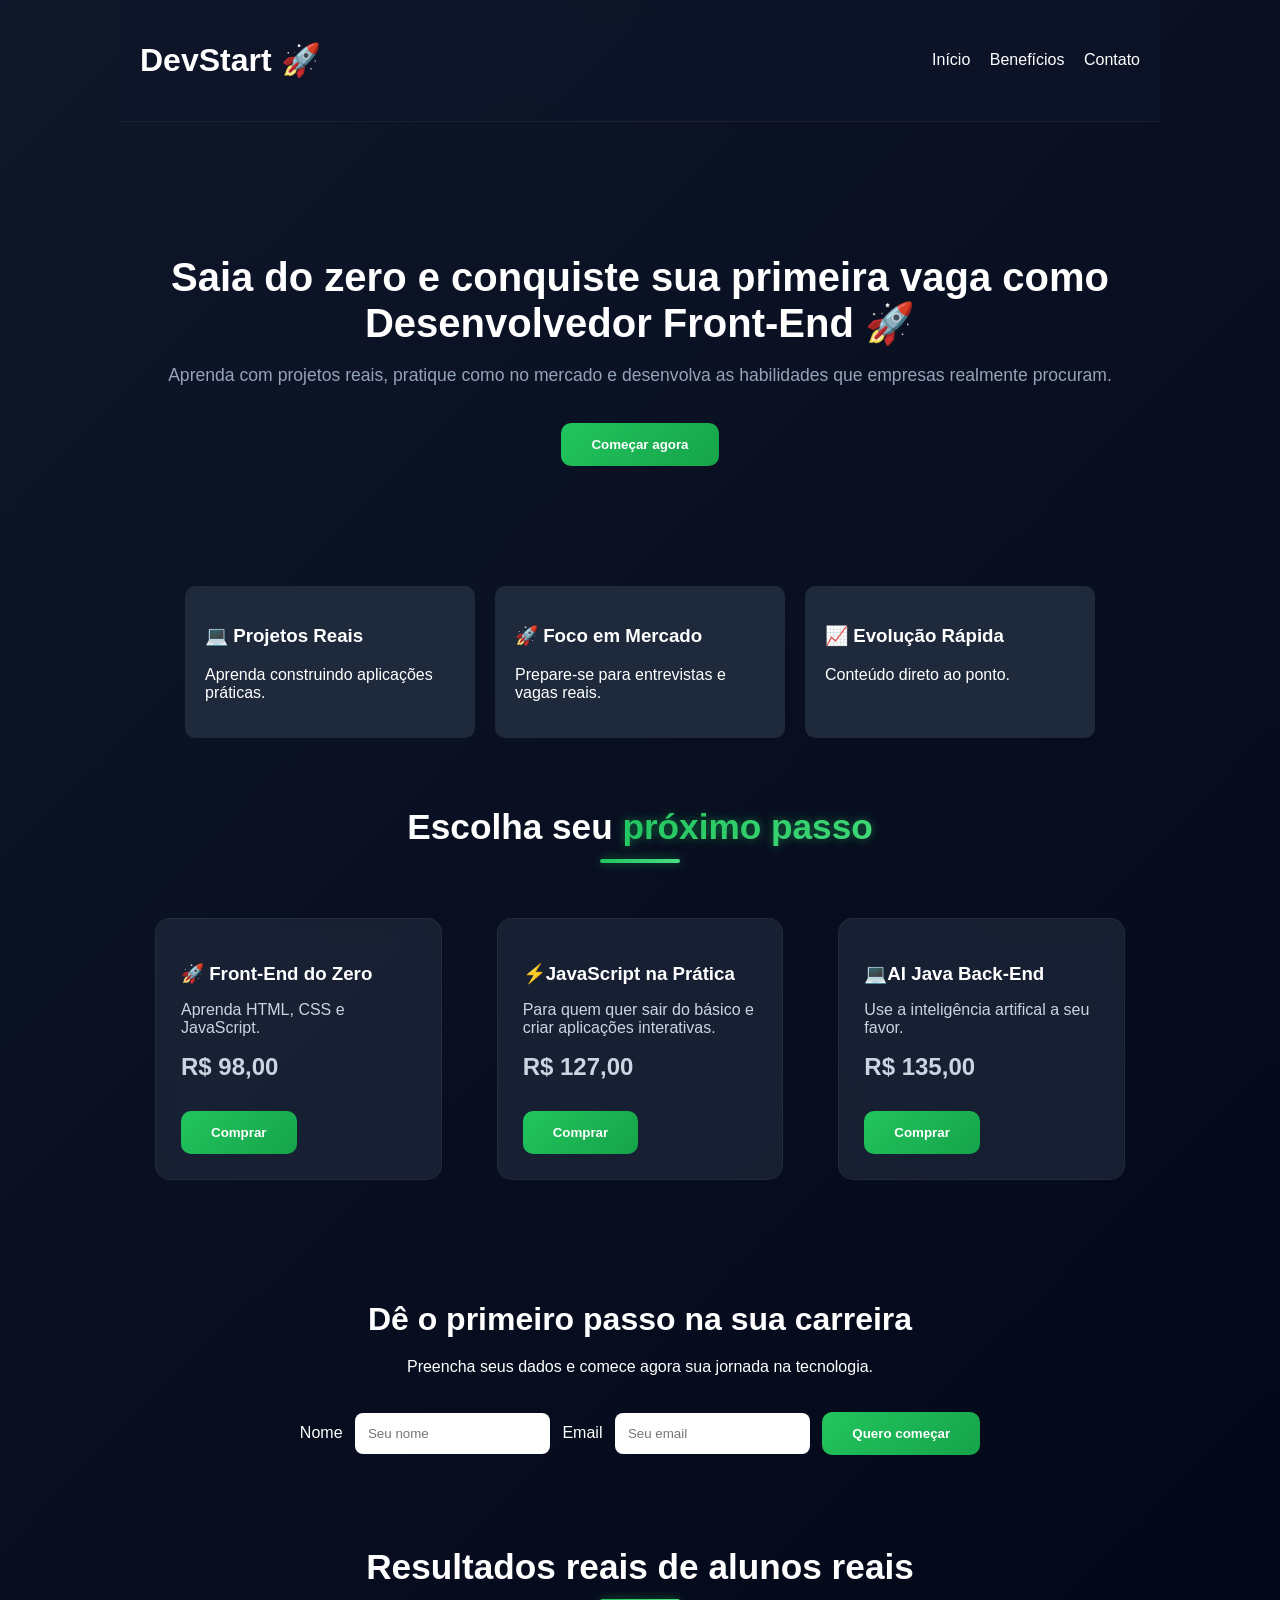
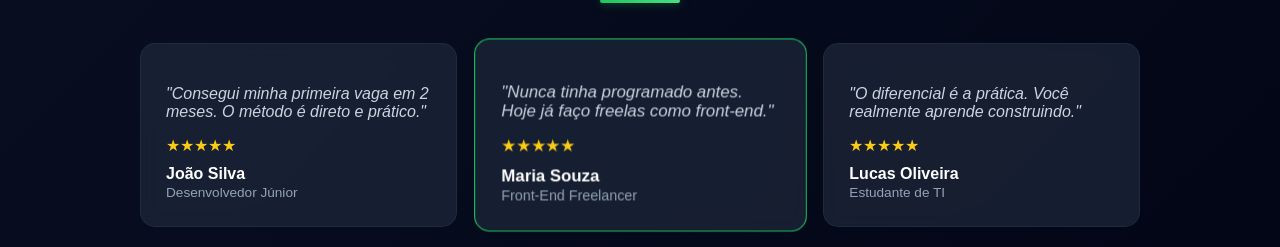
<file: index.html>
<!DOCTYPE html>
<html lang="pt-BR">
<head>
  <meta charset="UTF-8">
  <meta name="viewport" content="width=device-width, initial-scale=1.0">
  <title>DevStart</title>
  <meta name="description" content="Plataforma DevStart para aprender Front-End e conquistar sua primeira vaga em tecnologia.">

  <link rel="stylesheet" href="style.css">
</head>

<body>

<header class="container header">
  <h1>DevStart 🚀</h1>

  <nav>
    <a href=" ">Início</a>
    <a href="beneficios.html">Benefícios</a>
    <a href="contatos.html">Contato</a>
  </nav>
</header>

<main>

  <section class="hero container">
    <h2>Saia do zero e conquiste sua primeira vaga como Desenvolvedor Front-End 🚀</h2>
    <p>Aprenda com projetos reais, pratique como no mercado
       e desenvolva as habilidades que empresas realmente procuram.</p>

    <button class="btn">Começar agora</button>
  </section>

  <section class="benefits container">

    <div class="card">
      <h3>💻 Projetos Reais</h3>
      <p>Aprenda construindo aplicações práticas.</p>
    </div>

    <div class="card">
      <h3>🚀 Foco em Mercado</h3>
      <p>Prepare-se para entrevistas e vagas reais.</p>
    </div>

    <div class="card">
      <h3>📈 Evolução Rápida</h3>
      <p>Conteúdo direto ao ponto.</p>
    </div>
  </section>

  <section class="courses container">

    <h2 class="section-title">
      Escolha seu<span> próximo passo</span>
    </h2>

    <div class="courses-grid">

      <div class="course-card">
        <h3>🚀 Front-End do Zero</h3>
        <p>Aprenda HTML, CSS e JavaScript.</p>
        <p class="price">R$ 98,00</p>
        <button class=" btn buy-btn" data-curso="Front-End">Comprar</button>
      </div>

      <div class="course-card">
        <h3> ⚡JavaScript na Prática </h3>
        <p>Para quem quer sair do básico e criar aplicações interativas.</p>
        <p class="price">R$ 127,00</p>
        <button class="btn buy-btn" data-curso="JavaScript">Comprar</button>
      </div>

       <div class="course-card">
        <h3> 💻AI Java Back-End </h3>
        <p>Use a inteligência artifical a seu favor.</p>
        <p class="price">R$ 135,00 </p>
        <button class="btn buy-btn" data-curso="Back-End">Comprar</button>
      </div>

    </div>

  </section>

  <section class="form-section container" id="formSection">
    <h2>Dê o primeiro passo na sua carreira</h2>
    <p>Preencha seus dados e comece agora sua jornada na tecnologia.</p>

    <form id="form">

      <label for="nome">Nome</label>
      <input type="text" id="nome" placeholder="Seu nome">

      <label for="email">Email</label>
      <input type="email" id="email" placeholder="Seu email">

      <button class="btn" type="submit">Quero começar</button>

    </form>

    <p id="feedback"></p>
  </section>

  <section class="testimonials container">
  <h2 class="section-title">
    Resultados reais de alunos reais
  </h2>

  <div class="testimonials-grid">

    <div class="testimonial-card">
      <p>"Consegui minha primeira vaga em 2 meses. O método é direto e prático."</p>
      <div class="stars">★★★★★</div>
      <div class="user">
        <strong>João Silva</strong>
        <span>Desenvolvedor Júnior</span>
      </div>
    </div>

    <div class="testimonial-card destaque">
      <p>"Nunca tinha programado antes. Hoje já faço freelas como front-end."</p>
      <div class="stars">★★★★★</div>
      <div class="user">
        <strong>Maria Souza</strong>
        <span>Front-End Freelancer</span>
      </div>
    </div>

    <div class="testimonial-card">
      <p>"O diferencial é a prática. Você realmente aprende construindo."</p>
      <div class="stars">★★★★★</div>
      <div class="user">
        <strong>Lucas Oliveira</strong>
        <span>Estudante de TI</span>
      </div>
    </div>

  </div>
</section>

</main>

<div id="modal" class="modal">
  <div class="modal-content">

    <span id="closeModal">&times;</span>

    <h2>Confirmar compra</h2>
    <p id="modalText"></p>

    <!-- 🔥 NOVO -->
    <p id="modalFeedback"></p>

    <div class="modal-actions">
      <button class="btn" id="confirmBtn">Confirmar</button>
      <button class="btn" id="cancelBtn">Cancelar</button>
    </div>

  </div>
</div>
<script src="script.js"></script>

</body>
</html>
</file>
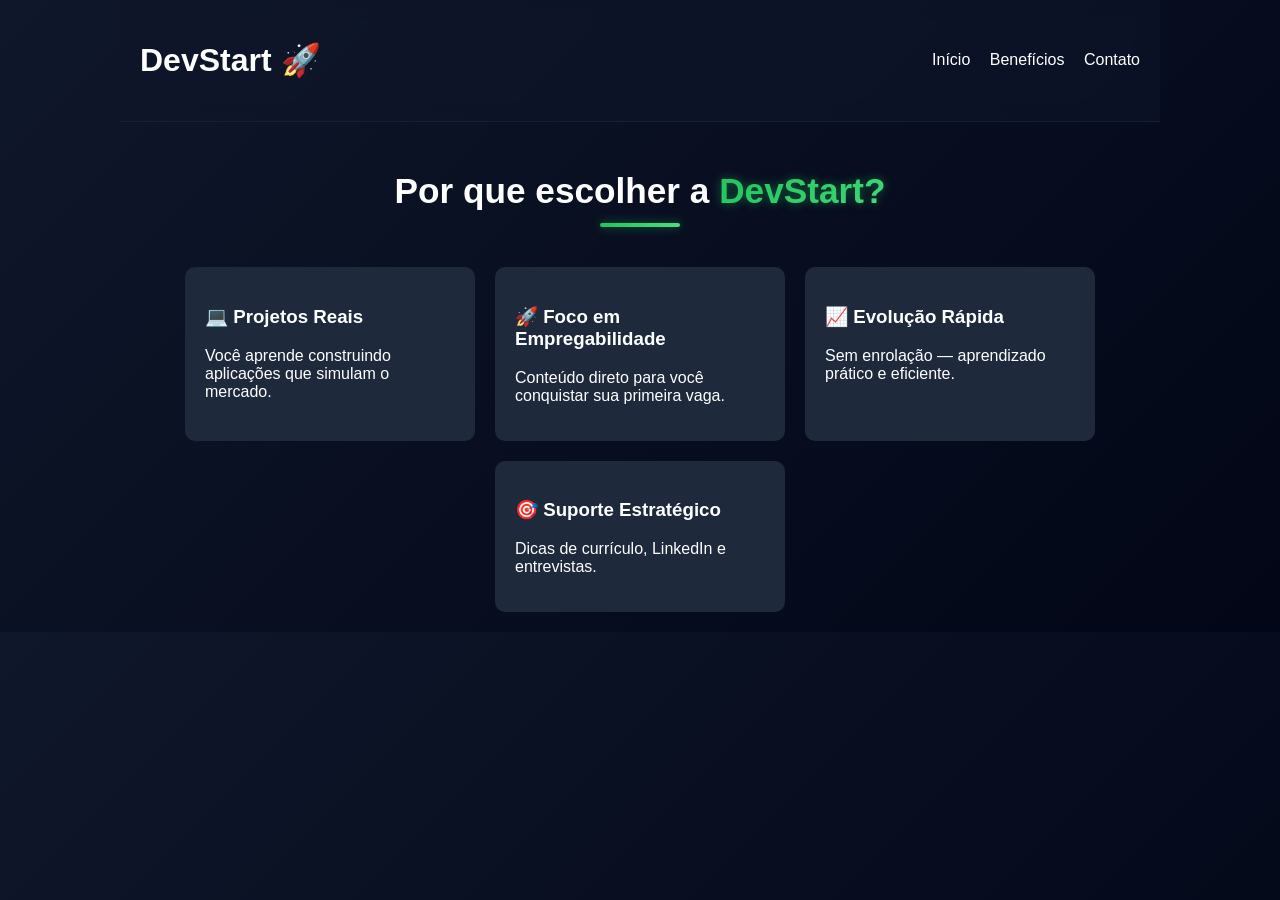
<file: beneficios.html>
<!DOCTYPE html>
<html lang="pt-BR">
<head>
  <meta charset="UTF-8">
  <meta name="viewport" content="width=device-width, initial-scale=1.0">
  <title>Benefícios - DevStart</title>
  <meta name="description" content="Plataforma DevStart para aprender Front-End e conquistar sua primeira vaga em tecnologia.">
  <link rel="stylesheet" href="style.css">
</head>

<body>

<header class="container header">
  <h1>DevStart 🚀</h1>

  <nav>
    <a href="index.html">Início</a>
    <a href=" ">Benefícios</a>
    <a href="contatos.html">Contato</a>
  </nav>
</header>

<main class="container">

  <h2 class="section-title">Por que escolher a <span>DevStart?</span></h2>

  <div class="benefits">

    <div class="card">
      <h3>💻 Projetos Reais</h3>
      <p>Você aprende construindo aplicações que simulam o mercado.</p>
    </div>

    <div class="card">
      <h3>🚀 Foco em Empregabilidade</h3>
      <p>Conteúdo direto para você conquistar sua primeira vaga.</p>
    </div>

    <div class="card">
      <h3>📈 Evolução Rápida</h3>
      <p>Sem enrolação — aprendizado prático e eficiente.</p>
    </div>

    <div class="card">
      <h3>🎯 Suporte Estratégico</h3>
      <p>Dicas de currículo, LinkedIn e entrevistas.</p>
    </div>

  </div>

</main>

</body>
</html>
</file>
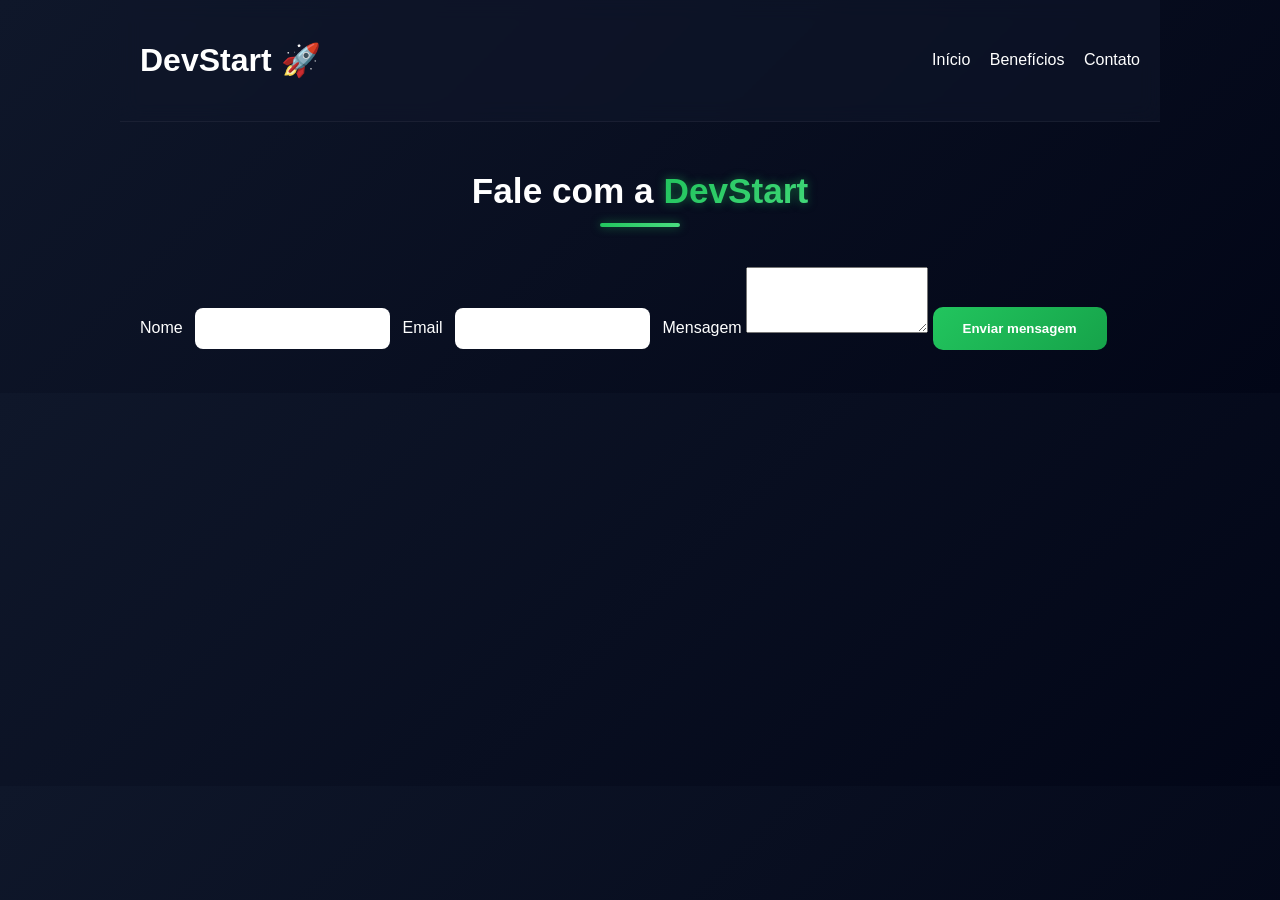
<file: contatos.html>
<!DOCTYPE html>
<html lang="pt-BR">
<head>
  <meta charset="UTF-8">
  <meta name="viewport" content="width=device-width, initial-scale=1.0">
  <title>Contato - DevStart</title>
  <meta name="description" content="Plataforma DevStart para aprender Front-End e conquistar sua primeira vaga em tecnologia.">
  <link rel="stylesheet" href="style.css">
</head>

<body>

<header class="container header">
  <h1>DevStart 🚀</h1>

  <nav>
    <a href="index.html">Início</a>
    <a href="beneficios.html">Benefícios</a>
    <a href=" ">Contato</a>
  </nav>
</header>

<main class="container">

  <h2 class="section-title">Fale com a <span>DevStart</span></h2>

  <form id="contactForm">

    <label for="nome">Nome</label>
    <input type="text" id="nome">

    <label for="email">Email</label>
    <input type="email" id="email">

    <label for="mensagem">Mensagem</label>
    <textarea id="mensagem" rows="4"></textarea>

    <button class="btn" type="submit">Enviar mensagem</button>

  </form>

  <p id="contactFeedback"></p>

</main>

</body>
</html>
</file>
<file: style.css>
body {
  margin: 0;
  font-family: 'Segoe UI', sans-serif;
  background: linear-gradient(135deg, #0f172a, #020617);
  color: white;
}

.container {
  max-width: 1000px;
  margin: auto;
  padding: 20px;
}

/* HEADER */
.header {
  display: flex;
  justify-content: space-between;
  align-items: center;
  backdrop-filter: blur(10px);
  background: rgba(15, 23, 42, 0.6);
  border-bottom: 1px solid rgba(255,255,255,0.05);
}

nav a {
  margin-left: 15px;
  text-decoration: none;
  color: white;
  position: relative;
}

nav a::after {
  content: "";
  position: absolute;
  width: 0%;
  height: 2px;
  bottom: -3px;
  left: 0;
  background: #22c55e;
  transition: 0.3s;
}
nav a.active {
  color: #22c55e;
}

nav a.active::after {
  width: 100%;
}
nav a:hover::after {
  width: 100%;
}

/* HERO */
.hero {
  text-align: center;
  padding: 100px 20px;
}

.hero h2 {
  font-size: 2.5rem;
  margin-bottom: 15px;
}

.hero p {
  color: #94a3b8;
  font-size: 1.1rem;
}

/* BOTÕES */
.btn {
  background: linear-gradient(135deg, #22c55e, #16a34a);
  border: none;
  padding: 14px 30px;
  border-radius: 10px;
  color: white;
  cursor: pointer;
  margin-top: 20px;
  font-weight: bold;
  transition: all 0.3s;
}

.btn:hover {
  transform: scale(1.05);
  box-shadow: 0 0 20px rgba(34,197,94,0.5);
}

.btn:active {
  transform: scale(0.97);
}

/* BENEFÍCIOS */
.benefits {
  display: flex;
  gap: 20px;
  justify-content: center;
  flex-wrap: wrap;
}

.card {
  background: #1e293b;
  padding: 20px;
  border-radius: 10px;
  width: 250px;
}

/* CURSOS */
.courses-grid {
  display: grid;
  grid-template-columns: repeat(3, 1fr);
  gap: 25px;
  margin-top: 20px;
}

.course-card {
  background: rgba(30, 41, 59, 0.7);
  backdrop-filter: blur(10px);
  padding: 25px;
  margin: 15px;
  border-radius: 15px;
  max-width: 280px;
  transition: all 0.3s;
  border: 1px solid rgba(255,255,255,0.05);
  animation: fadeUp 0.6s ease;
  cursor: pointer;
}

.course-card:hover {
  transform: translateY(-8px) scale(1.02);
  box-shadow: 0 20px 40px rgba(0,0,0,0.4);
}

.course-card h3 {
  margin-bottom: 10px;
}

.course-card p {
  color: #cbd5e1;
}

.price {
  font-size: 1.5rem;
  color: #22c55e;
  font-weight: bold;
  margin: 10px 0;
}

/* TÍTULOS */
h2 {
  font-size: 2rem;
  margin-bottom: 20px;
}

.section-title {
  text-align: center;
  font-size: 2.2rem;
  margin-bottom: 40px;
  font-weight: bold;
  animation: fadeUp 0.8s ease;
}

.section-title span {
  background: linear-gradient(135deg, #22c55e, #4ade80);
  -webkit-background-clip: text;
  -webkit-text-fill-color: transparent;
  text-shadow: 0 0 10px rgba(34,197,94,0.5);
}

.section-title::after {
  content: "";
  display: block;
  width: 80px;
  height: 4px;
  margin: 12px auto 0;
  background: linear-gradient(90deg, #22c55e, #4ade80);
  border-radius: 2px;
  box-shadow: 0 0 10px rgba(34,197,94,0.5);
}

/* FORM */
.form-section {
  text-align: center;
  margin-top: 40px;
}

input {
  padding: 12px;
  margin: 8px;
  border-radius: 8px;
  border: 1px solid transparent;
  outline: none;
}

input:focus {
  border: 1px solid #22c55e;
}

#feedback {
  margin-top: 10px;
  font-weight: bold;
}

/* TESTIMONIALS */
.testimonials-grid {
  display: grid;
  grid-template-columns: repeat(3, 1fr);
  gap: 25px;
  margin-top: 30px;
}

.testimonial-card {
  background: rgba(30, 41, 59, 0.7);
  backdrop-filter: blur(10px);
  padding: 25px;
  border-radius: 15px;
  border: 1px solid rgba(255,255,255,0.05);
  transition: all 0.3s;
  position: relative;
}

.testimonial-card:hover {
  transform: translateY(-8px);
  box-shadow: 0 20px 40px rgba(0,0,0,0.4);
}

.testimonial-card p {
  font-style: italic;
  margin-bottom: 15px;
  color: #cbd5e1;
}

.user strong {
  display: block;
  font-size: 1rem;
}

.user span {
  font-size: 0.85rem;
  color: #94a3b8;
}

/* CARD DESTAQUE */
.testimonial-card.destaque {
  border: 1px solid #22c55e;
  transform: scale(1.05);
}
.stars {
  color: #facc15;
  margin-bottom: 10px;
}

/* RESPONSIVO */
@media (max-width: 900px) {
  .testimonials-grid {
    grid-template-columns: repeat(2, 1fr);
  }
}

@media (max-width: 600px) {
  .testimonials-grid {
    grid-template-columns: 1fr;
  }
}

/* RESPONSIVO */
@media (max-width: 768px) {
  .header {
    flex-direction: column;
    gap: 10px;
  }

  nav a {
    margin: 0 10px;
  }

  .hero h2 {
    font-size: 1.8rem;
  }

  .course-card,
  .card {
    width: 100%;
    max-width: 90%;
  }
}
@media (max-width: 900px) {
  .courses-grid {
    grid-template-columns: repeat(2, 1fr);
  }
}

@media (max-width: 600px) {
  .courses-grid {
    grid-template-columns: 1fr;
  }
}

@media (max-width: 480px) {
  .hero {
    padding: 60px 15px;
  }

  .hero h2 {
    font-size: 1.5rem;
  }

  .section-title {
    font-size: 1.6rem;
  }
}

/* MODAL */
.modal {
  display: none;
  position: fixed;
  top: 0;
  left: 0;
  width: 100%;
  height: 100%;
  background: rgba(0,0,0,0.7);
  backdrop-filter: blur(5px);
  justify-content: center;
  align-items: center;
}

.modal-content {
  background: #020617;
  padding: 30px;
  border-radius: 12px;
  width: 90%;
  max-width: 400px;
  text-align: center;
  animation: fadeUp 0.4s ease;
  box-shadow: 0 20px 50px rgba(0,0,0,0.6);
}

.modal-actions {
  margin-top: 20px;
  display: flex;
  justify-content: space-around;
}

.modal-actions button {
  padding: 10px 20px;
  font-size: 0.9rem;
}

#closeModal {
  position: absolute;
  right: 20px;
  top: 15px;
  cursor: pointer;
  font-size: 20px;
}

#modalFeedback {
  margin-top: 15px;
  font-weight: bold;
  font-size: 1.1rem;
}
</file>
